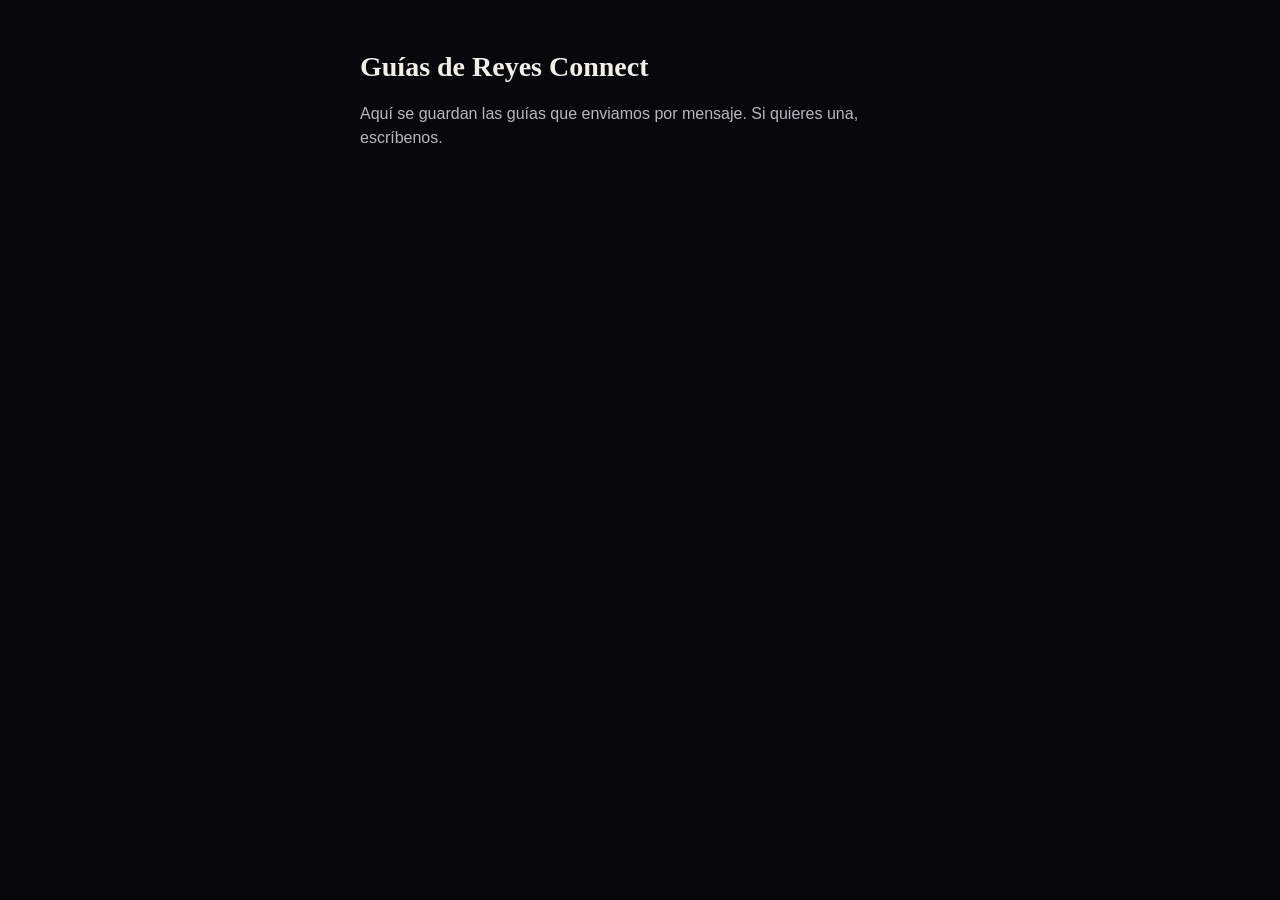
<file: index.html>
<!doctype html>
<html lang="es">
<head>
<meta charset="utf-8">
<meta name="viewport" content="width=device-width, initial-scale=1">
<meta name="robots" content="noindex">
<title>Guías de Reyes Connect</title>
<style>body{margin:0;background:#08080c;color:#f2efe9;font-family:"Segoe UI",Arial,sans-serif;padding:32px 20px;max-width:560px;margin:0 auto}h1{font-family:Georgia,serif;font-size:28px}p{color:#b9b6c3;line-height:1.5}</style>
</head>
<body>
<h1>Guías de Reyes Connect</h1>
<p>Aquí se guardan las guías que enviamos por mensaje. Si quieres una, escríbenos.</p>
</body>
</html>
</file>
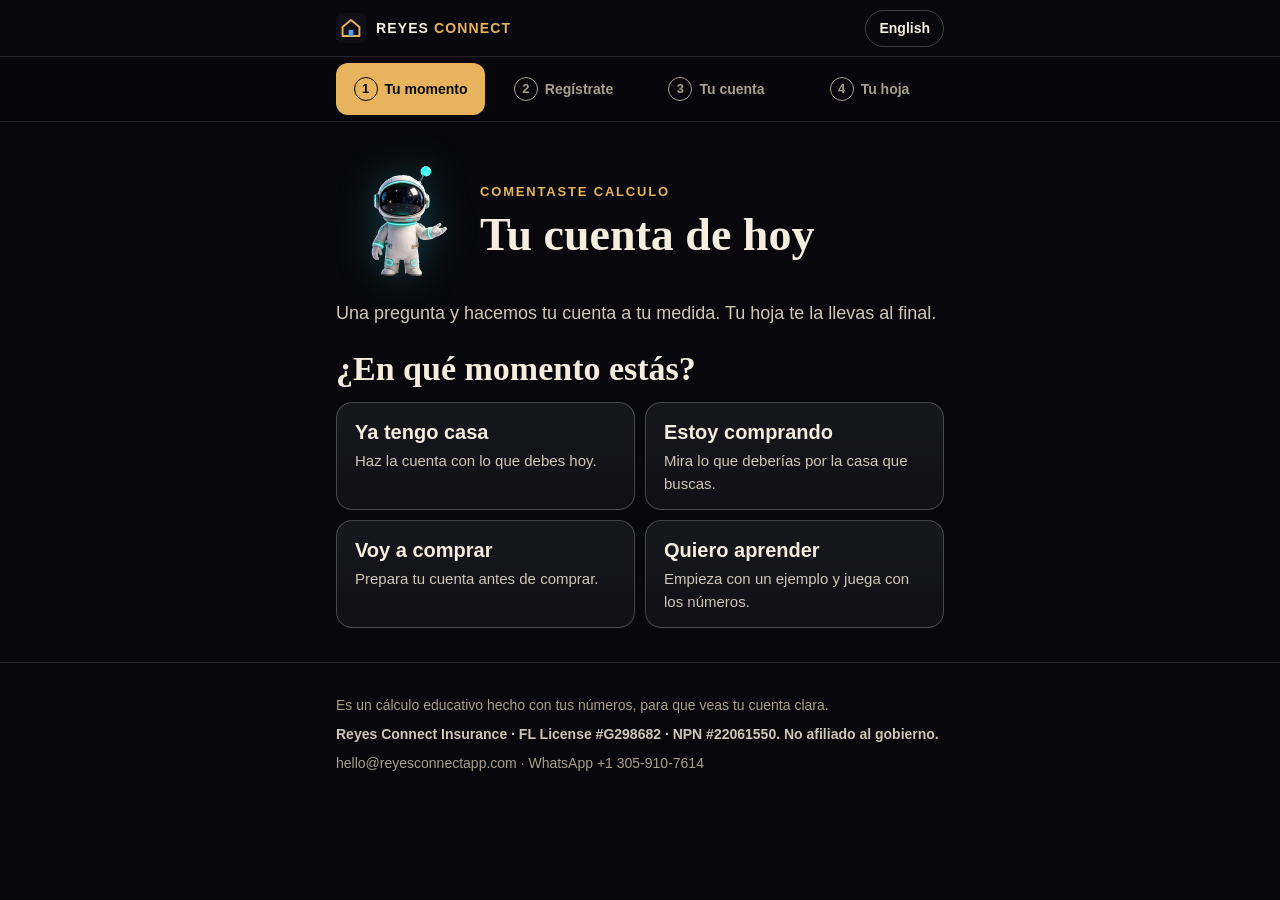
<file: CALCULO/cuenta/index.html>
<!doctype html>
<html lang="es">
<head>
  <meta charset="utf-8">
  <meta name="viewport" content="width=device-width, initial-scale=1, viewport-fit=cover">
  <title>Tu cuenta de hoy · Reyes Connect</title>
  <meta name="description" content="Dinos en qué momento estás, pon tus números y llévate tu hoja: cómo baja, año por año, lo que tu familia tendría que cubrir si faltas.">
  <meta name="robots" content="noindex">
  <meta name="theme-color" content="#08080c">
  <meta name="referrer" content="strict-origin-when-cross-origin">
  <script>
    /* Raíz de la página. En reyesconnectapp.com vive en /calculo (Next quita la barra final, así que /calculo/
       termina en /calculo): todo se pide desde /calculo/. En otro sitio, desde la carpeta de esta página. */
    (function () {
      var p = location.pathname, m = p.match(/^(.*\/calculo)(\/en)?\/?(index\.html)?$/);
      var raiz = m ? m[1] + "/" : p.replace(/[^\/]*$/, "");
      window.RC_RAIZ = raiz;
      document.write('<link rel="icon" href="' + raiz + 'assets/favicon.svg" type="image/svg+xml">' +
        '<link rel="alternate" hreflang="en" href="' + raiz + 'en/">' +
        '<link rel="stylesheet" href="' + raiz + 'assets/estilos.css">');
    })();
  </script>
</head>
<body>
  <div id="app">
    <noscript><p style="padding:20px">Esta página necesita JavaScript para hacer tu cuenta en tu teléfono. Dudas: hello@reyesconnectapp.com.</p></noscript>
  </div>
  <script>
    window.RC_PUERTA = {
      lang: "es",
      herramienta: "calculo",
      // El registro del paso 1 va directo aquí (envío a ciegas; el texto del permiso y su versión viven en assets/cascaron.js).
      registroApi: "https://reyesconnectapp.com/api/leads/mortgage-protection",
      despertar: "https://reyesconnectapp.com/icon-192.png",
      // true = la hoja sale solo después del registro enviado (o ?registrado=1). Lo decide el equipo.
      hojaSoloConRegistro: true
    };
  </script>
  <script>
    document.write('<script src="' + window.RC_RAIZ + 'assets/herramientas/calculo.js"><\/script>' +
      '<script src="' + window.RC_RAIZ + 'assets/cascaron.js"><\/script>');
  </script>
</body>
</html>
</file>
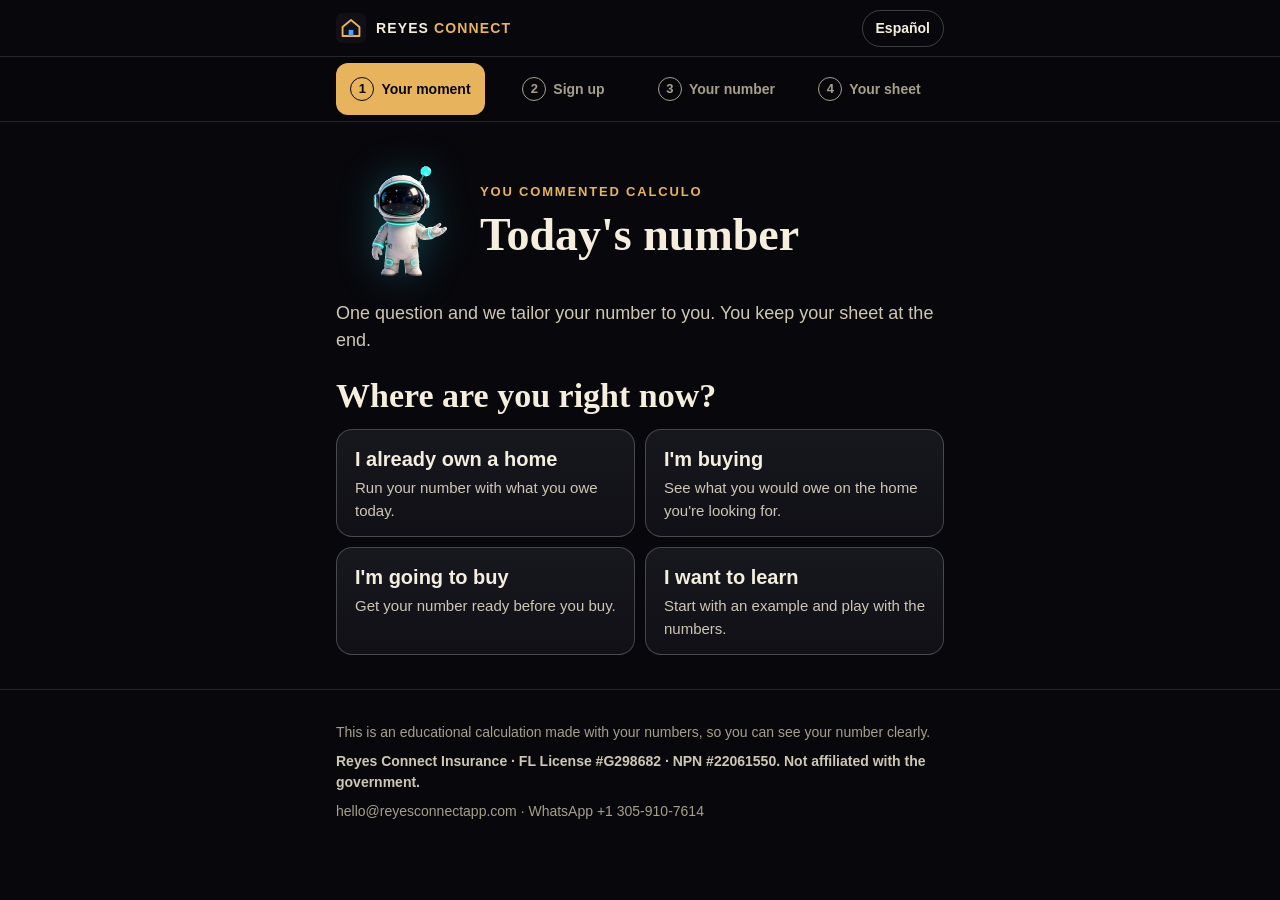
<file: CALCULO/cuenta/en/index.html>
<!doctype html>
<html lang="en">
<head>
  <meta charset="utf-8">
  <meta name="viewport" content="width=device-width, initial-scale=1, viewport-fit=cover">
  <title>Today's number · Reyes Connect</title>
  <meta name="description" content="Tell us where you are, enter your numbers and keep your sheet: how what your family would have to cover if you were gone goes down, year by year.">
  <meta name="robots" content="noindex">
  <meta name="theme-color" content="#08080c">
  <meta name="referrer" content="strict-origin-when-cross-origin">
  <script>
    /* Page root. On reyesconnectapp.com it lives at /calculo (Next drops the trailing slash, so /calculo/en/
       ends up at /calculo/en): everything loads from /calculo/. Elsewhere, from the folder above this one. */
    (function () {
      var p = location.pathname, m = p.match(/^(.*\/calculo)(\/en)?\/?(index\.html)?$/);
      var raiz = m ? m[1] + "/" : p.replace(/[^\/]*$/, "").replace(/en\/$/, "");
      window.RC_RAIZ = raiz;
      document.write('<link rel="icon" href="' + raiz + 'assets/favicon.svg" type="image/svg+xml">' +
        '<link rel="alternate" hreflang="es" href="' + raiz + '">' +
        '<link rel="stylesheet" href="' + raiz + 'assets/estilos.css">');
    })();
  </script>
</head>
<body>
  <div id="app">
    <noscript><p style="padding:20px">This page needs JavaScript to run your number on your phone. Questions: hello@reyesconnectapp.com.</p></noscript>
  </div>
  <script>
    window.RC_PUERTA = {
      lang: "en",
      herramienta: "calculo",
      // Step 1 sign-up goes straight here (blind send; the permission text and its version live in assets/cascaron.js).
      registroApi: "https://reyesconnectapp.com/api/leads/mortgage-protection",
      despertar: "https://reyesconnectapp.com/icon-192.png",
      // true = the sheet only shows after the sign-up is sent. The team decides.
      hojaSoloConRegistro: true
    };
  </script>
  <script>
    document.write('<script src="' + window.RC_RAIZ + 'assets/herramientas/calculo.js"><\/script>' +
      '<script src="' + window.RC_RAIZ + 'assets/cascaron.js"><\/script>');
  </script>
</body>
</html>
</file>
